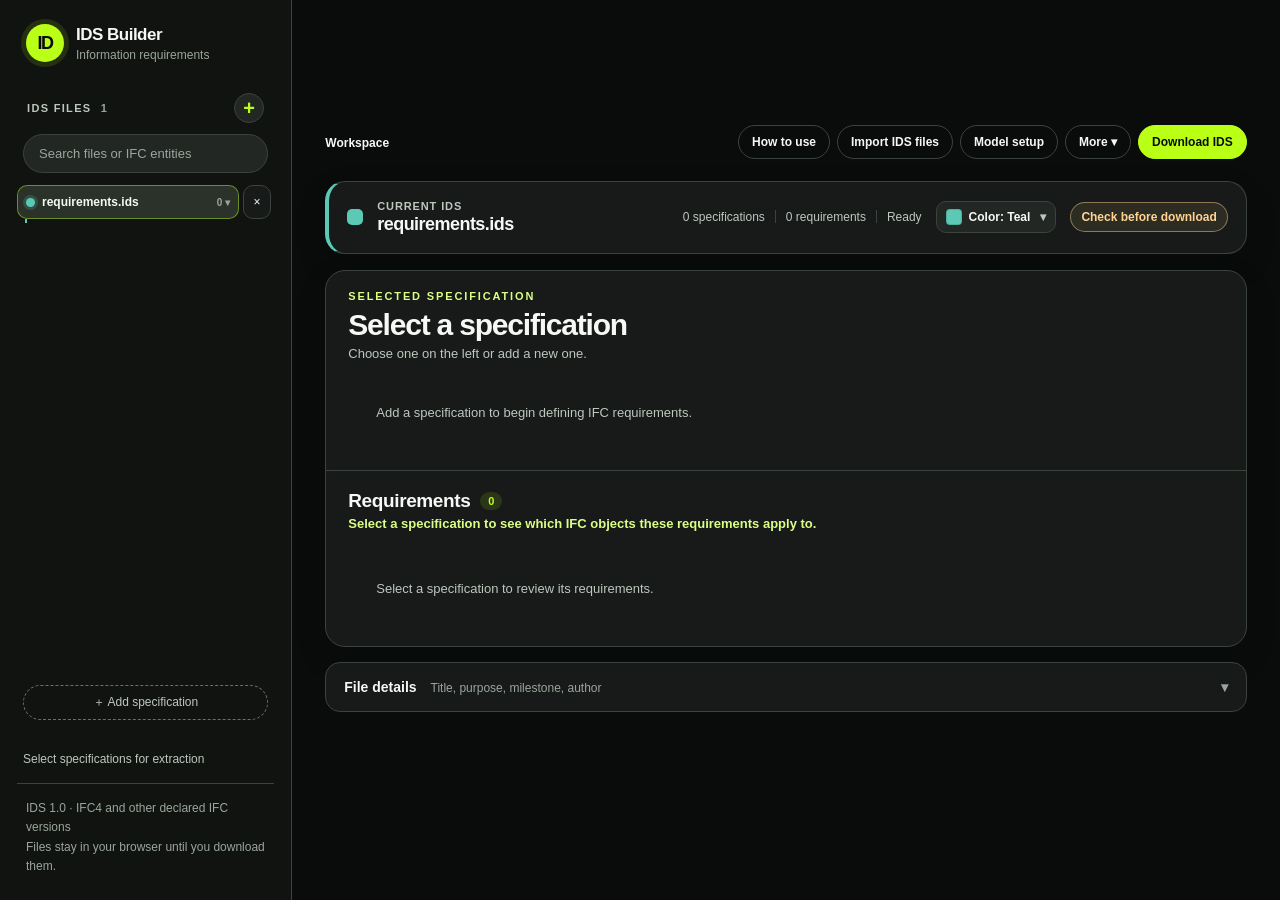
<file: index.html>
<!doctype html>
<html lang="en">
<head>
  <meta charset="utf-8">
  <meta name="viewport" content="width=device-width, initial-scale=1">
  <title>IDS Builder</title>
  <link rel="stylesheet" href="styles.css">
  <link rel="stylesheet" href="ids-theme.css">
  <link rel="stylesheet" href="workflow.css">
  <script src="zip.js" defer></script>
  <script src="app.js" defer></script>
</head>
<body class="builder-page">
  <div class="app-shell">
    <aside class="sidebar">
      <div class="brand"><span class="brand-icon" aria-hidden="true">ID</span><div><strong>IDS Builder</strong><small>Information requirements</small></div></div>
      <div class="sidebar-section">
        <div class="side-heading"><span>IDS files <span id="file-count">0</span></span><button id="new-file" type="button" aria-label="New IDS file" title="New IDS file">+</button></div>
        <input id="spec-search" class="side-search" type="search" placeholder="Search files or IFC entities" aria-label="Search files and specifications">
        <nav id="file-list" class="file-list" aria-label="IDS files and specifications"></nav>
        <button id="add-spec" class="side-add" type="button">＋ Add specification</button>
        <button id="selection-mode" class="side-add" type="button" aria-pressed="false">Select specifications for extraction</button>
        <button id="extract-selected" class="side-add extract-add" type="button" disabled>Extract selected <span id="extract-count">0</span></button>
      </div>
      <div class="side-foot">IDS 1.0 · IFC4 and other declared IFC versions<br>Files stay in your browser until you download them.</div>
    </aside>

    <main class="workspace">
      <header class="topbar">
        <div class="breadcrumb"><strong>Workspace</strong></div>
        <div class="toolbar">
          <a class="button ghost" href="guide.html">How to use</a>
          <button id="import-file" class="button ghost" type="button">Import IDS files</button>
          <button id="jump-setup" class="button ghost" type="button">Model setup</button>
          <details class="more-menu"><summary class="button ghost">More</summary><div class="more-options"><button id="preview-file" type="button">Preview XML</button><button id="export-all" type="button">Download all ZIP</button><button id="clear-all" type="button" disabled>Clear workspace</button></div></details>
          <button id="export-file" class="button primary" type="button">Download IDS</button>
        </div>
      </header>

      <div class="active-file-bar" id="active-file-bar"></div>
      <section class="card specification-card" aria-label="Specification and requirements editor">
        <div class="card-header"><div><div class="eyebrow">SELECTED SPECIFICATION</div><h1 id="selected-heading">Select a specification</h1><p id="selected-subtitle">Choose one on the left or add a new one.</p></div></div>
        <div id="spec-editor" class="spec-editor empty-state">Create a new IDS file or import any IDS 1.0 file.</div>
        <div class="requirements-section"><div class="card-header"><div><h2>Requirements <span id="selected-rule-count" class="count-chip">0</span></h2><p id="requirements-scope">Select a specification to see which IFC objects these requirements apply to.</p></div></div><div id="requirements-content" class="empty-state">Select a specification to review its requirements.</div></div>
      </section>
      <details class="file-details"><summary>File details <span>Title, purpose, milestone, author</span></summary><div class="field-grid" id="info-form">
        <label class="field span-2">Title <input data-info="title" placeholder="e.g. Architecture Handover"></label>
        <label class="field">Version <input data-info="version" placeholder="1.0"></label>
        <label class="field span-3">Description <textarea data-info="description" rows="2" placeholder="Purpose and scope of this IDS"></textarea></label>
        <label class="field">Purpose <input data-info="purpose" list="purpose-options" placeholder="Handover"></label>
        <label class="field">Milestone <input data-info="milestone" list="milestone-options" placeholder="Stage 8"></label>
        <label class="field">Date <input data-info="date" type="date"></label>
        <label class="field">Author email <input data-info="author" type="email" placeholder="name@example.com"></label>
        <label class="field span-2">Copyright <input data-info="copyright" placeholder="Optional"></label>
      </div></details>
    </main>
  </div>

  <input id="file-input" type="file" accept=".ids,.xml,text/xml,application/xml" multiple hidden>
  <datalist id="entity-options"></datalist>
  <datalist id="attribute-options"></datalist>
  <datalist id="pset-options"></datalist>
  <datalist id="property-options"></datalist>
  <datalist id="datatype-options"></datalist>
  <datalist id="predefined-options"><option value="USERDEFINED"></option><option value="NOTDEFINED"></option></datalist>
  <datalist id="classification-options"></datalist>
  <datalist id="max-occurs-options"><option value="unbounded"></option><option value="1"></option><option value="0"></option></datalist>
  <datalist id="purpose-options"><option value="Stage 8 handover"></option><option value="Design coordination"></option><option value="Construction"></option><option value="Operations and maintenance"></option></datalist>
  <datalist id="milestone-options"><option value="Stage 4 / Concept"></option><option value="Stage 5 / Preliminary design"></option><option value="Stage 6 / Detailed design"></option><option value="Stage 7 / Production"></option><option value="Stage 8 / Handover"></option></datalist>
  <dialog id="facet-dialog" class="facet-dialog">
    <form id="facet-form" novalidate>
      <div class="dialog-head"><div><div class="eyebrow">IDS FACET</div><h2 id="dialog-title">Add requirement</h2></div><button id="close-dialog" class="icon-button" type="button" aria-label="Close">×</button></div>
      <div class="dialog-body" id="dialog-fields"></div>
      <div class="dialog-foot"><button id="cancel-dialog" class="button ghost" type="button">Cancel</button><button class="button primary" type="submit">Save requirement</button></div>
    </form>
  </dialog>
  <dialog id="xml-dialog" class="xml-dialog">
    <div class="dialog-head"><div><div class="eyebrow">CURRENT IDS FILE</div><h2>IDS XML preview</h2></div><button id="close-xml" class="icon-button" type="button" aria-label="Close XML preview">×</button></div>
    <p>Review the XML generated for the current file. Download the IDS to save it.</p>
    <textarea id="xml-preview" readonly spellcheck="false" aria-label="IDS XML preview"></textarea>
  </dialog>
  <dialog id="setup-dialog" class="setup-dialog"><div class="drawer-head"><div><div class="eyebrow">OPTIONAL REVIEW</div><h2>Project and model setup</h2><p>Add IDS checks where supported; review other model setup items separately.</p></div><button id="close-setup" class="icon-button" type="button" aria-label="Close model setup">×</button></div><div id="setup-content"></div></dialog>
  <dialog id="checks-dialog" class="checks-dialog"><div class="dialog-head"><div><div class="eyebrow">BEFORE DOWNLOAD</div><h2>Builder checks</h2></div><button id="close-checks" class="icon-button" type="button" aria-label="Close checks">×</button></div><div id="check-results" class="check-results">Checks have not run yet.</div><div class="dialog-foot"><button id="run-checks" class="button ghost small" type="button">Run checks again</button><div><button id="go-to-issue" class="button ghost small" type="button" hidden>Go to issue</button><button id="checks-done" class="button primary small" type="button">Done</button></div></div></dialog>
  <div id="toast" class="toast" role="status" aria-live="polite"></div>
</body>
</html>
</file>
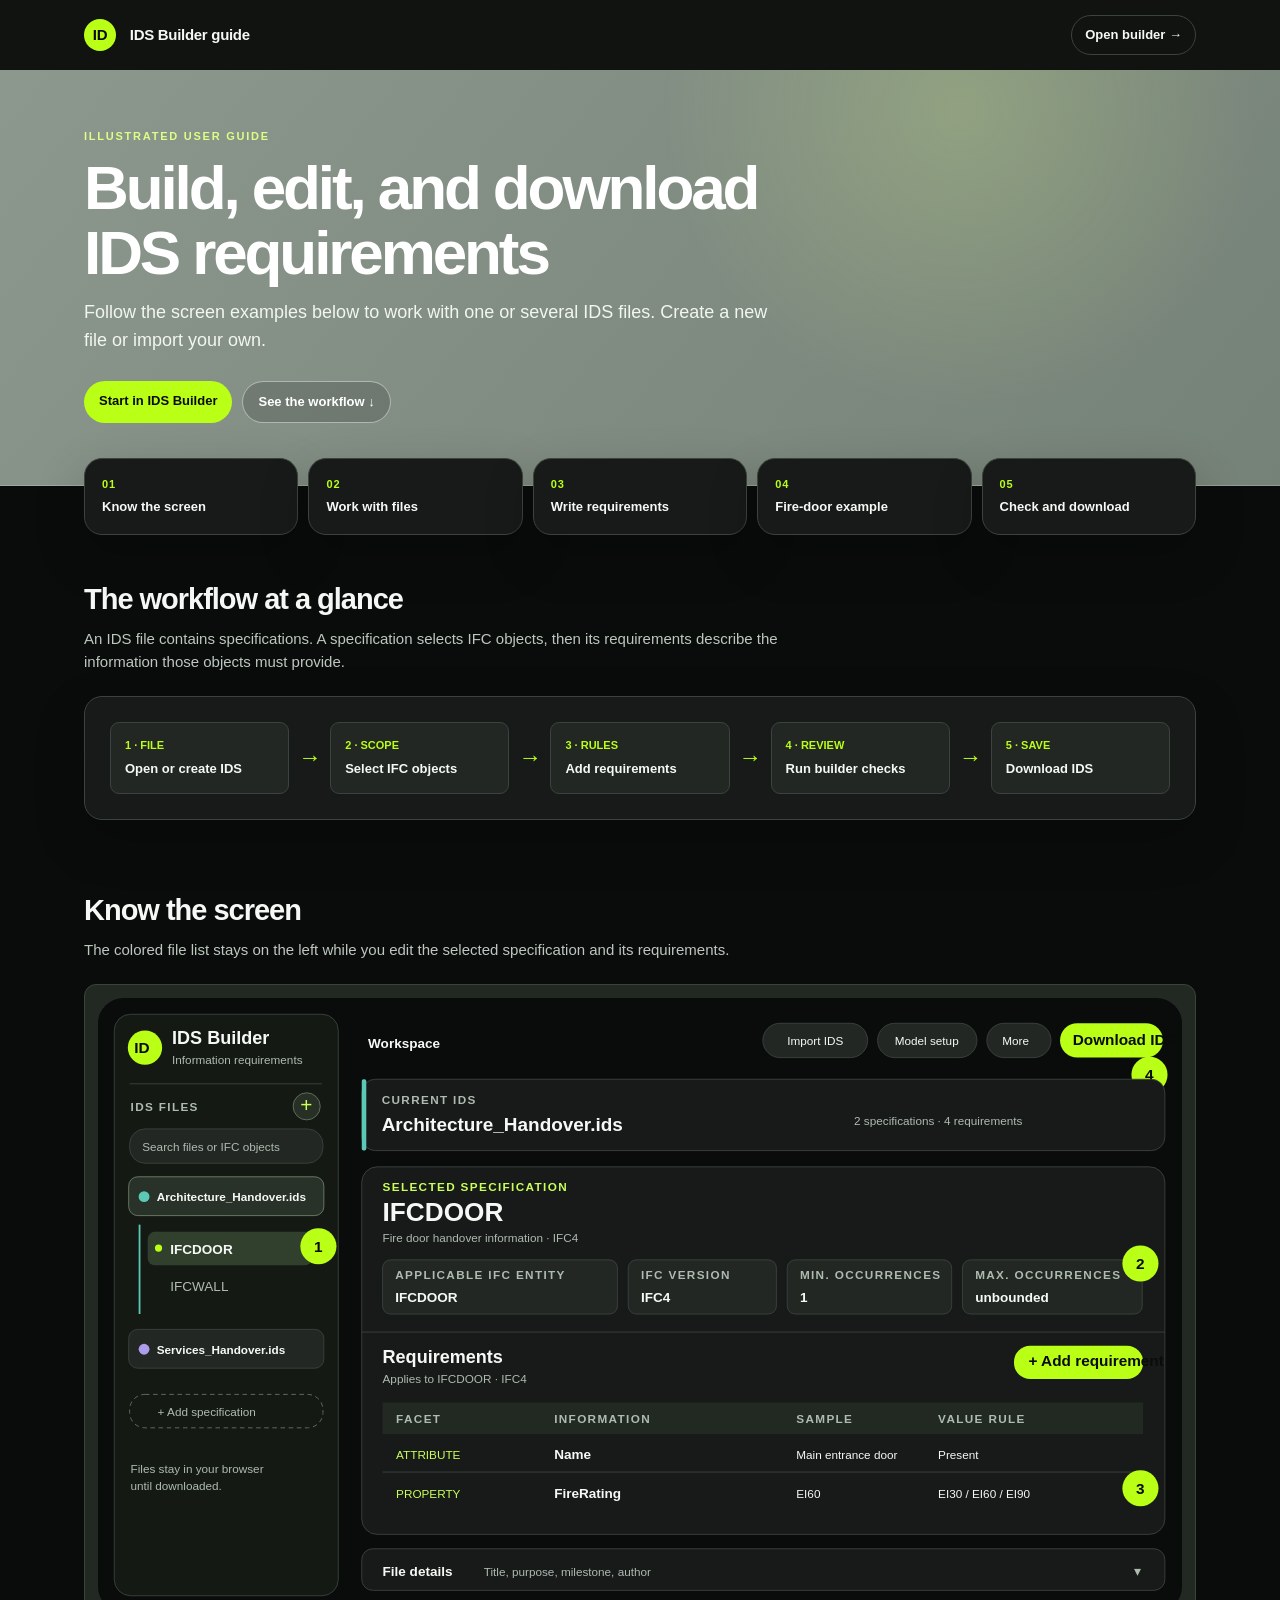
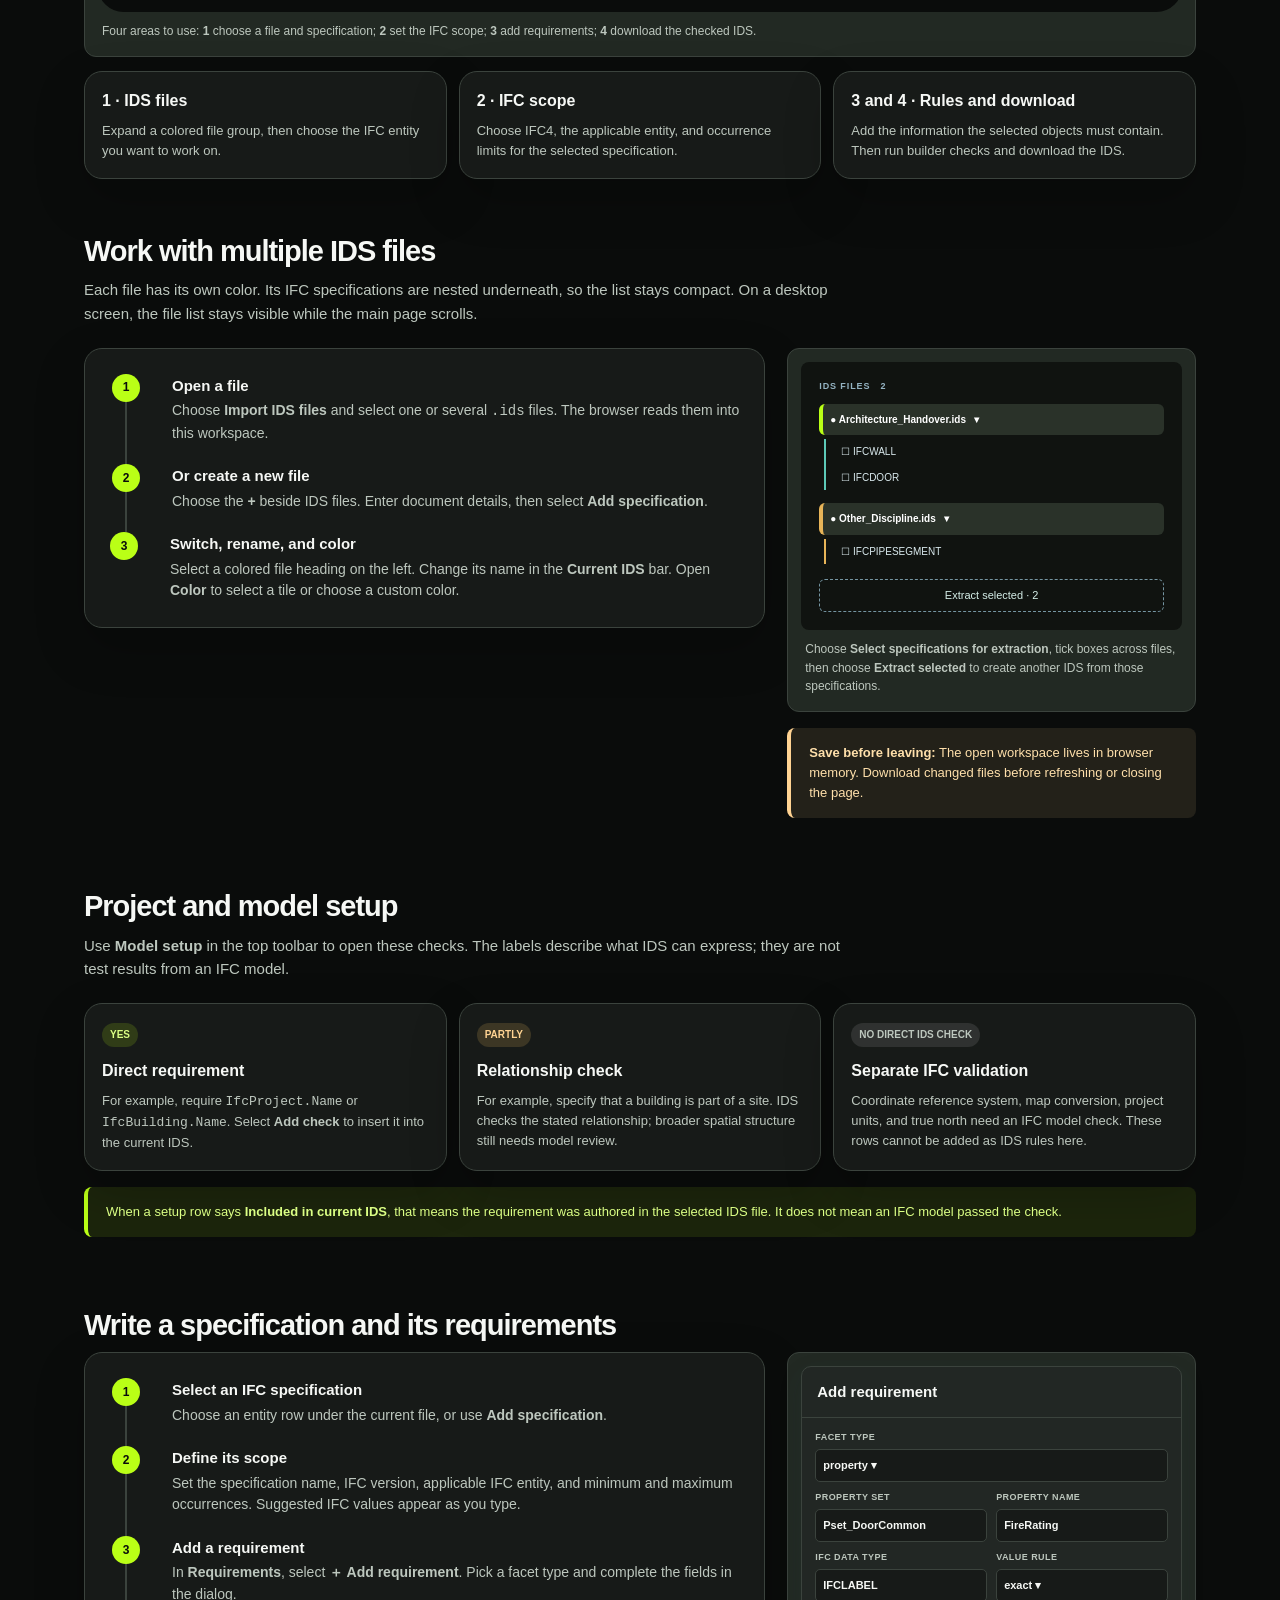
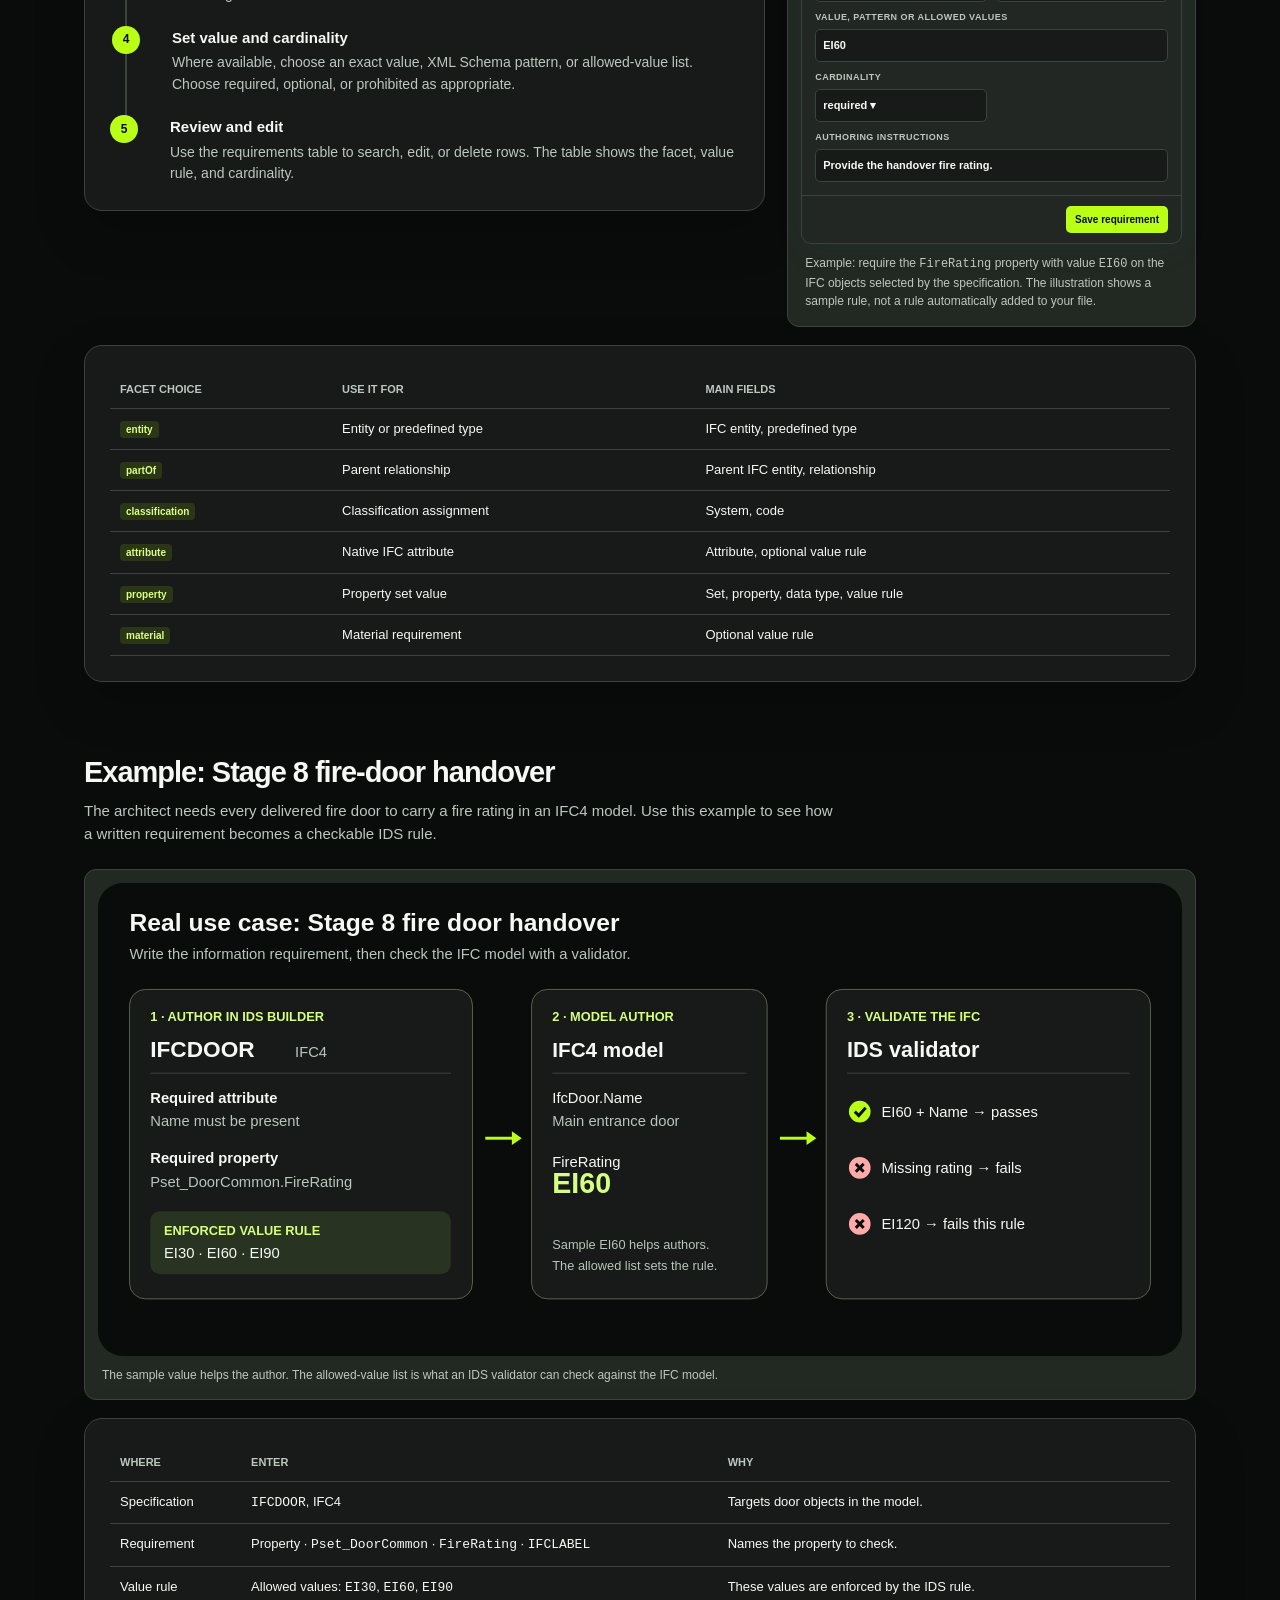
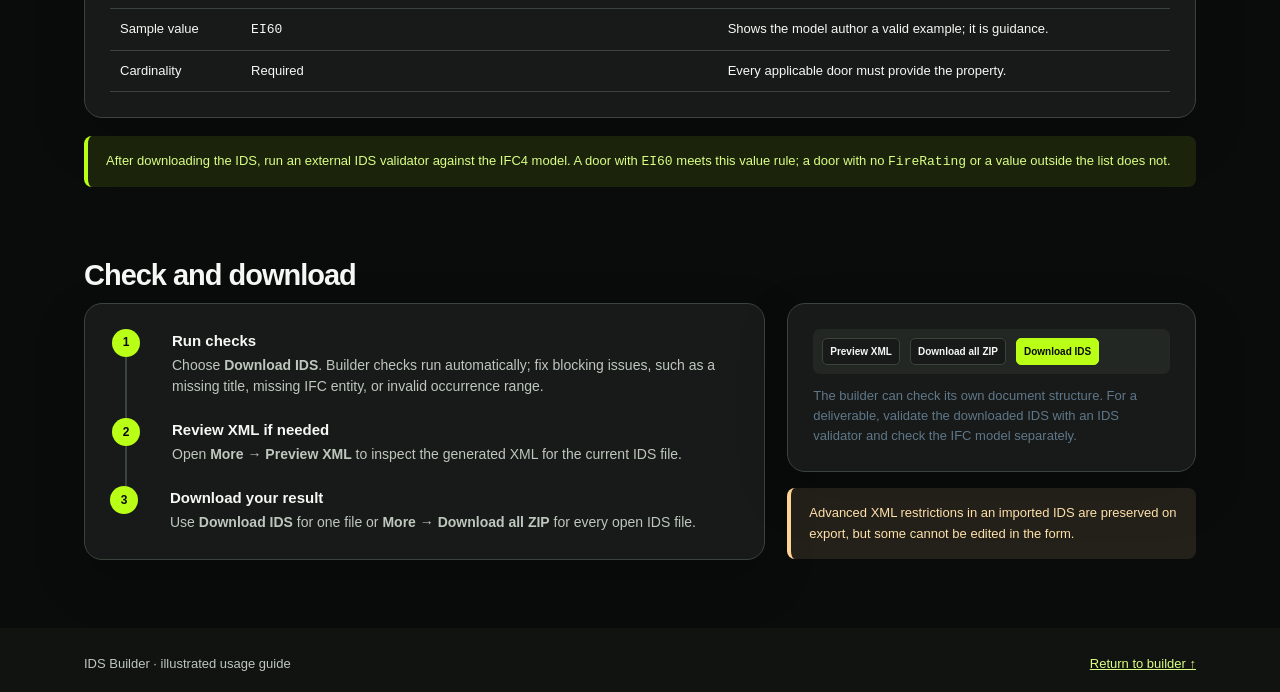
<file: guide.html>
<!doctype html>
<html lang="en">
<head>
  <meta charset="utf-8">
  <meta name="viewport" content="width=device-width, initial-scale=1">
  <title>How to use IDS Builder</title>
  <link rel="stylesheet" href="ids-theme.css">
  <style>
    :root{--navy:#11263a;--navy2:#1b3850;--ink:#183247;--muted:#607789;--line:#d9e5ea;--teal:#147d74;--mint:#e8f6f2;--paper:#fff;--canvas:#f2f6f8;--amber:#986919}
    *{box-sizing:border-box}html{scroll-behavior:smooth}body{margin:0;background:var(--canvas);font:15px/1.55 Inter,"Segoe UI",Arial,sans-serif;color:var(--ink)}a{color:#0d746d}a:focus-visible{outline:3px solid #e7b458;outline-offset:3px}button{font:inherit}.wrap{max-width:1160px;margin:auto;padding:0 24px}.top{background:var(--navy);color:white}.top-inner{display:flex;align-items:center;justify-content:space-between;gap:20px;min-height:70px}.brand{font-weight:800;letter-spacing:-.02em}.brand b{display:inline-grid;place-items:center;background:#2b665e;color:#b8f0e5;width:32px;height:32px;border-radius:9px;margin-right:10px}.top a{color:#e9f9f5;text-decoration:none;border:1px solid #5e8d8c;border-radius:8px;padding:9px 13px;font-size:13px;font-weight:700}.top a:hover{background:#2b5660}.hero{background:linear-gradient(130deg,#173a4b,#155b5a);color:white;padding:58px 0 62px}.eyebrow{font-size:11px;font-weight:900;text-transform:uppercase;letter-spacing:.16em;color:#9be5d6}.hero h1{font-size:clamp(35px,5vw,62px);line-height:1.05;letter-spacing:-.05em;max-width:720px;margin:10px 0 14px}.hero p{font-size:18px;color:#d2e8e8;max-width:690px;margin:0 0 26px}.hero-actions{display:flex;flex-wrap:wrap;gap:10px}.hero-actions a{display:inline-block;background:white;color:#155550;text-decoration:none;border-radius:9px;padding:10px 15px;font-weight:800;font-size:13px}.hero-actions a.secondary{background:transparent;color:white;border:1px solid #7ab5af}.quick{display:grid;grid-template-columns:repeat(5,1fr);gap:10px;margin-top:-28px;position:relative}.quick a{background:white;box-shadow:0 8px 25px #163d4c12;border:1px solid var(--line);border-radius:11px;text-decoration:none;color:var(--ink);padding:17px;font-weight:800;font-size:13px}.quick span{display:block;color:var(--teal);font-size:11px;letter-spacing:.08em;margin-bottom:4px}.quick a:hover{border-color:#4db19f}.section{padding:48px 0 8px}.section h2{font-size:29px;line-height:1.15;letter-spacing:-.035em;margin:0 0 10px}.section-lead{color:var(--muted);max-width:760px;margin:0 0 23px}.card{background:var(--paper);border:1px solid var(--line);border-radius:14px;box-shadow:0 8px 25px #163d4c0a;padding:25px;margin:18px 0}.flow{display:flex;align-items:stretch;gap:9px;overflow-x:auto}.flow-step{flex:1;min-width:145px;background:#f5f9fa;border:1px solid var(--line);padding:14px;border-radius:9px;font-weight:800;font-size:13px}.flow-step b{display:block;color:var(--teal);font-size:11px;margin-bottom:5px}.arrow{align-self:center;color:#78a8a4;font-size:23px;font-weight:900}.two{display:grid;grid-template-columns:1.25fr .75fr;gap:22px;align-items:start}.steps{counter-reset:step;list-style:none;padding:0;margin:0}.steps li{counter-increment:step;position:relative;padding:0 0 20px 45px;border-left:2px solid #d6e9e4;margin-left:15px}.steps li:last-child{border-left:0;padding-bottom:0}.steps li:before{content:counter(step);position:absolute;left:-15px;top:0;display:grid;place-items:center;width:28px;height:28px;background:var(--teal);color:white;border-radius:50%;font-size:12px;font-weight:900}.steps strong{display:block;margin-bottom:3px}.steps p{margin:0;color:var(--muted);font-size:14px}.callout{background:var(--mint);border-left:4px solid var(--teal);padding:15px 18px;border-radius:8px;margin:16px 0;color:#28514e;font-size:13px}.callout.warn{background:#fff6e7;border-left-color:#d69a39;color:#704f22}.figure{margin:0;background:#e8eef2;border:1px solid #d7e3e8;border-radius:12px;padding:13px}.figure figcaption{color:#536e7e;font-size:12px;margin:10px 4px 2px}.mock{background:white;border-radius:9px;overflow:hidden;box-shadow:0 5px 18px #1b41501c}.mock-top{display:flex;gap:7px;align-items:center;flex-wrap:wrap;background:#f8fafb;border-bottom:1px solid #e4ebef;padding:9px}.mock-button{font-size:10px;font-weight:800;color:#31546a;background:white;border:1px solid #d7e2e6;border-radius:5px;padding:5px 7px}.mock-button.hot{background:#147d74;color:white;border-color:#147d74}.mock-body{display:grid;grid-template-columns:38% 62%;min-height:270px}.mock-side{background:#11263a;color:#d9e9ed;padding:12px 9px}.mock-label{font-size:9px;text-transform:uppercase;letter-spacing:.1em;color:#94b3c2;font-weight:900}.mock-file{border-radius:6px;background:#24475b;color:white;font-size:10px;font-weight:800;padding:8px 7px;margin:10px 0 4px;border-left:4px solid #5cc9b7}.mock-file.alt{border-left-color:#e7b458;margin-top:13px}.mock-entity{font-size:10px;padding:5px 7px 5px 15px;border-left:2px solid #5cc9b7;margin-left:5px}.mock-entity.alt{border-color:#e7b458}.mock-main{padding:13px}.mock-box{border:1px solid #dbe5e9;border-radius:7px;margin-bottom:10px;padding:9px}.mock-box b{font-size:11px;display:block}.mock-box small{color:#71899a;font-size:9px}.mock-grid{display:grid;grid-template-columns:1fr 1fr;gap:7px;margin-top:7px}.mock-field{height:22px;border:1px solid #dce7ea;background:#f8fafb;border-radius:4px;color:#758a98;font-size:9px;padding:4px}.n{display:inline-grid;place-items:center;border-radius:50%;background:#ebad45;color:#173044;width:18px;height:18px;font-size:11px;font-weight:900;margin-right:4px}.key{display:grid;grid-template-columns:repeat(2,1fr);gap:9px;margin:12px 0 0}.key div{font-size:12px;color:#536b7a}.guide-grid{display:grid;grid-template-columns:repeat(3,1fr);gap:12px}.mini{border:1px solid var(--line);border-radius:10px;background:white;padding:17px}.mini h3{font-size:16px;margin:0 0 7px}.mini p{font-size:13px;color:var(--muted);margin:0}.mini .pill{display:inline-block;border-radius:20px;padding:4px 8px;font-size:10px;font-weight:900;margin-bottom:12px}.yes{background:#e3f5ed;color:#237a5c}.partly{background:#fff0d4;color:#94671b}.no{background:#edf1f4;color:#5f7684}.dialog{background:#fff;border-radius:10px;border:1px solid #d6e3e7;box-shadow:0 8px 25px #1b41501a;overflow:hidden;max-width:420px;margin:auto}.dialog-title{padding:13px 15px;border-bottom:1px solid var(--line);font-weight:800}.dialog-inner{display:grid;grid-template-columns:1fr 1fr;gap:9px;padding:13px}.dialog-inner label{font-size:9px;text-transform:uppercase;color:#758997;font-weight:800;letter-spacing:.05em}.dialog-inner span{display:block;text-transform:none;letter-spacing:0;font-size:11px;color:#1d4256;font-weight:600;margin-top:4px;border:1px solid #d8e5e8;border-radius:5px;padding:7px;background:#fafcfc}.dialog-inner .wide{grid-column:span 2}.dialog-foot{display:flex;justify-content:flex-end;padding:10px 13px;border-top:1px solid var(--line)}.dialog-foot span{background:var(--teal);color:white;border-radius:5px;padding:6px 9px;font-size:10px;font-weight:800}.sample-table{width:100%;border-collapse:collapse;font-size:13px}.sample-table th,.sample-table td{text-align:left;padding:10px;border-bottom:1px solid #e6edf0;vertical-align:top}.sample-table th{color:#668093;font-size:11px;text-transform:uppercase}.tag{background:#eaf5ef;color:#397c56;padding:3px 6px;border-radius:4px;font-size:10px;font-weight:800}.footer{margin-top:45px;background:#11263a;color:#bdd3da;padding:26px 0;font-size:13px}.footer .wrap{display:flex;justify-content:space-between;gap:20px}.footer a{color:#adede0}.sr-only{position:absolute;width:1px;height:1px;padding:0;margin:-1px;overflow:hidden;clip:rect(0,0,0,0);white-space:nowrap;border:0}
    @media(max-width:800px){.quick{grid-template-columns:repeat(2,1fr)}.two{grid-template-columns:1fr}.guide-grid{grid-template-columns:1fr}.flow{flex-wrap:wrap}.arrow{display:none}.flow-step{min-width:calc(50% - 5px)}}
    @media(max-width:530px){.wrap{padding:0 16px}.top-inner{min-height:60px}.hero{padding:42px 0 55px}.quick{grid-template-columns:1fr 1fr}.quick a{padding:11px}.card{padding:16px}.mock-body{grid-template-columns:43% 57%}.key{grid-template-columns:1fr}.sample-table{font-size:11px}}
  </style>
</head>
<body class="guide-page">
  <header class="top"><div class="wrap top-inner"><div class="brand"><b>ID</b> IDS Builder guide</div><a href="index.html">Open builder →</a></div></header>
  <div class="hero"><div class="wrap"><div class="eyebrow">Illustrated user guide</div><h1>Build, edit, and download IDS requirements</h1><p>Follow the screen examples below to work with one or several IDS files. Create a new file or import your own.</p><div class="hero-actions"><a href="index.html">Start in IDS Builder</a><a href="#workflow" class="secondary">See the workflow ↓</a></div></div></div>
  <main class="wrap">
    <nav class="quick" aria-label="Guide sections"><a href="#screen"><span>01</span>Know the screen</a><a href="#files"><span>02</span>Work with files</a><a href="#requirements"><span>03</span>Write requirements</a><a href="#use-case"><span>04</span>Fire-door example</a><a href="#finish"><span>05</span>Check and download</a></nav>

    <section class="section" id="workflow"><h2>The workflow at a glance</h2><p class="section-lead">An IDS file contains specifications. A specification selects IFC objects, then its requirements describe the information those objects must provide.</p><div class="card"><div class="flow" role="img" aria-label="Workflow: open or create IDS, select a specification, add requirements, run checks, download IDS"><div class="flow-step"><b>1 · FILE</b>Open or create IDS</div><div class="arrow">→</div><div class="flow-step"><b>2 · SCOPE</b>Select IFC objects</div><div class="arrow">→</div><div class="flow-step"><b>3 · RULES</b>Add requirements</div><div class="arrow">→</div><div class="flow-step"><b>4 · REVIEW</b>Run builder checks</div><div class="arrow">→</div><div class="flow-step"><b>5 · SAVE</b>Download IDS</div></div></div></section>

    <section class="section" id="screen">
      <h2>Know the screen</h2>
      <p class="section-lead">The colored file list stays on the left while you edit the selected specification and its requirements.</p>
      <figure class="figure">
        <img src="docs/builder-layout.svg" alt="Annotated IDS Builder screen showing the file list, file actions, specification scope, and requirements" style="display:block;width:100%;height:auto;border-radius:9px">
        <figcaption>Four areas to use: <b>1</b> choose a file and specification; <b>2</b> set the IFC scope; <b>3</b> add requirements; <b>4</b> download the checked IDS.</figcaption>
      </figure>
      <div class="guide-grid" style="margin-top:14px">
        <div class="mini"><h3>1 · IDS files</h3><p>Expand a colored file group, then choose the IFC entity you want to work on.</p></div>
        <div class="mini"><h3>2 · IFC scope</h3><p>Choose IFC4, the applicable entity, and occurrence limits for the selected specification.</p></div>
        <div class="mini"><h3>3 and 4 · Rules and download</h3><p>Add the information the selected objects must contain. Then run builder checks and download the IDS.</p></div>
      </div>
    </section>
    <section class="section" id="files"><h2>Work with multiple IDS files</h2><p class="section-lead">Each file has its own color. Its IFC specifications are nested underneath, so the list stays compact. On a desktop screen, the file list stays visible while the main page scrolls.</p><div class="two"><div class="card" style="margin:0"><ol class="steps"><li><strong>Open a file</strong><p>Choose <b>Import IDS files</b> and select one or several <code>.ids</code> files. The browser reads them into this workspace.</p></li><li><strong>Or create a new file</strong><p>Choose the <b>+</b> beside IDS files. Enter document details, then select <b>Add specification</b>.</p></li><li><strong>Switch, rename, and color</strong><p>Select a colored file heading on the left. Change its name in the <b>Current IDS</b> bar. Open <b>Color</b> to select a tile or choose a custom color.</p></li></ol></div><div><figure class="figure"><div class="mock-side" style="border-radius:8px;padding:18px"><div class="mock-label">IDS FILES &nbsp; 2</div><div class="mock-file">● Architecture_Handover.ids &nbsp; ▾</div><div class="mock-entity">☐ IFCWALL</div><div class="mock-entity">☐ IFCDOOR</div><div class="mock-file alt">● Other_Discipline.ids &nbsp; ▾</div><div class="mock-entity alt">☐ IFCPIPESEGMENT</div><div style="border:1px dashed #7595a2;border-radius:6px;padding:7px;margin-top:15px;color:#d5eee8;font-size:11px;text-align:center">Extract selected · 2</div></div><figcaption>Choose <b>Select specifications for extraction</b>, tick boxes across files, then choose <b>Extract selected</b> to create another IDS from those specifications.</figcaption></figure><div class="callout warn"><b>Save before leaving:</b> The open workspace lives in browser memory. Download changed files before refreshing or closing the page.</div></div></div></section>

    <section class="section" id="setup"><h2>Project and model setup</h2><p class="section-lead">Use <b>Model setup</b> in the top toolbar to open these checks. The labels describe what IDS can express; they are not test results from an IFC model.</p><div class="guide-grid"><div class="mini"><span class="pill yes">YES</span><h3>Direct requirement</h3><p>For example, require <code>IfcProject.Name</code> or <code>IfcBuilding.Name</code>. Select <b>Add check</b> to insert it into the current IDS.</p></div><div class="mini"><span class="pill partly">PARTLY</span><h3>Relationship check</h3><p>For example, specify that a building is part of a site. IDS checks the stated relationship; broader spatial structure still needs model review.</p></div><div class="mini"><span class="pill no">NO DIRECT IDS CHECK</span><h3>Separate IFC validation</h3><p>Coordinate reference system, map conversion, project units, and true north need an IFC model check. These rows cannot be added as IDS rules here.</p></div></div><div class="callout">When a setup row says <b>Included in current IDS</b>, that means the requirement was authored in the selected IDS file. It does not mean an IFC model passed the check.</div></section>

    <section class="section" id="requirements"><h2>Write a specification and its requirements</h2><div class="two"><div class="card" style="margin:0"><ol class="steps"><li><strong>Select an IFC specification</strong><p>Choose an entity row under the current file, or use <b>Add specification</b>.</p></li><li><strong>Define its scope</strong><p>Set the specification name, IFC version, applicable IFC entity, and minimum and maximum occurrences. Suggested IFC values appear as you type.</p></li><li><strong>Add a requirement</strong><p>In <b>Requirements</b>, select <b>＋ Add requirement</b>. Pick a facet type and complete the fields in the dialog.</p></li><li><strong>Set value and cardinality</strong><p>Where available, choose an exact value, XML Schema pattern, or allowed-value list. Choose required, optional, or prohibited as appropriate.</p></li><li><strong>Review and edit</strong><p>Use the requirements table to search, edit, or delete rows. The table shows the facet, value rule, and cardinality.</p></li></ol></div><figure class="figure"><div class="dialog"><div class="dialog-title">Add requirement</div><div class="dialog-inner"><label class="wide">Facet type<span>property ▾</span></label><label>Property set<span>Pset_DoorCommon</span></label><label>Property name<span>FireRating</span></label><label>IFC data type<span>IFCLABEL</span></label><label>Value rule<span>exact ▾</span></label><label class="wide">Value, pattern or allowed values<span>EI60</span></label><label>Cardinality<span>required ▾</span></label><label class="wide">Authoring instructions<span>Provide the handover fire rating.</span></label></div><div class="dialog-foot"><span>Save requirement</span></div></div><figcaption>Example: require the <code>FireRating</code> property with value <code>EI60</code> on the IFC objects selected by the specification. The illustration shows a sample rule, not a rule automatically added to your file.</figcaption></figure></div><div class="card"><table class="sample-table"><thead><tr><th>Facet choice</th><th>Use it for</th><th>Main fields</th></tr></thead><tbody><tr><td><span class="tag">entity</span></td><td>Entity or predefined type</td><td>IFC entity, predefined type</td></tr><tr><td><span class="tag">partOf</span></td><td>Parent relationship</td><td>Parent IFC entity, relationship</td></tr><tr><td><span class="tag">classification</span></td><td>Classification assignment</td><td>System, code</td></tr><tr><td><span class="tag">attribute</span></td><td>Native IFC attribute</td><td>Attribute, optional value rule</td></tr><tr><td><span class="tag">property</span></td><td>Property set value</td><td>Set, property, data type, value rule</td></tr><tr><td><span class="tag">material</span></td><td>Material requirement</td><td>Optional value rule</td></tr></tbody></table></div></section>

    <section class="section" id="use-case">
      <h2>Example: Stage 8 fire-door handover</h2>
      <p class="section-lead">The architect needs every delivered fire door to carry a fire rating in an IFC4 model. Use this example to see how a written requirement becomes a checkable IDS rule.</p>
      <figure class="figure">
        <img src="docs/fire-door-example.svg" alt="Fire-door handover example showing an IDS requirement, an IFC model value, and a separate validation result" style="display:block;width:100%;height:auto;border-radius:9px">
        <figcaption>The sample value helps the author. The allowed-value list is what an IDS validator can check against the IFC model.</figcaption>
      </figure>
      <div class="card">
        <table class="sample-table">
          <thead><tr><th>Where</th><th>Enter</th><th>Why</th></tr></thead>
          <tbody>
            <tr><td>Specification</td><td><code>IFCDOOR</code>, IFC4</td><td>Targets door objects in the model.</td></tr>
            <tr><td>Requirement</td><td>Property · <code>Pset_DoorCommon</code> · <code>FireRating</code> · <code>IFCLABEL</code></td><td>Names the property to check.</td></tr>
            <tr><td>Value rule</td><td>Allowed values: <code>EI30</code>, <code>EI60</code>, <code>EI90</code></td><td>These values are enforced by the IDS rule.</td></tr>
            <tr><td>Sample value</td><td><code>EI60</code></td><td>Shows the model author a valid example; it is guidance.</td></tr>
            <tr><td>Cardinality</td><td>Required</td><td>Every applicable door must provide the property.</td></tr>
          </tbody>
        </table>
      </div>
      <div class="callout">After downloading the IDS, run an external IDS validator against the IFC4 model. A door with <code>EI60</code> meets this value rule; a door with no <code>FireRating</code> or a value outside the list does not.</div>
    </section>
    <section class="section" id="finish"><h2>Check and download</h2><div class="two"><div class="card" style="margin:0"><ol class="steps"><li><strong>Run checks</strong><p>Choose <b>Download IDS</b>. Builder checks run automatically; fix blocking issues, such as a missing title, missing IFC entity, or invalid occurrence range.</p></li><li><strong>Review XML if needed</strong><p>Open <b>More → Preview XML</b> to inspect the generated XML for the current IDS file.</p></li><li><strong>Download your result</strong><p>Use <b>Download IDS</b> for one file or <b>More → Download all ZIP</b> for every open IDS file.</p></li></ol></div><div><div class="card" style="margin:0"><div class="mock-top" style="border:0;border-radius:7px;gap:10px"><span class="mock-button">Preview XML</span><span class="mock-button">Download all ZIP</span><span class="mock-button hot">Download IDS</span></div><p style="font-size:13px;color:var(--muted);margin:12px 0 0">The builder can check its own document structure. For a deliverable, validate the downloaded IDS with an IDS validator and check the IFC model separately.</p></div><div class="callout warn">Advanced XML restrictions in an imported IDS are preserved on export, but some cannot be edited in the form.</div></div></div></section>
  </main>
  <footer class="footer"><div class="wrap"><span>IDS Builder · illustrated usage guide</span><a href="index.html">Return to builder ↑</a></div></footer>
</body>
</html>
</file>
<file: styles.css>
:root{--navy:#11263a;--navy2:#1b3850;--ink:#182d40;--muted:#6a7b8d;--line:#dfe7ed;--canvas:#f4f7f9;--teal:#147d74;--teal2:#e6f5f1;--white:#fff;--shadow:0 8px 26px rgba(20,46,67,.045)}
*{box-sizing:border-box}html{font-family:Inter,"Segoe UI",Arial,sans-serif;color:var(--ink)}body{margin:0;background:var(--canvas);font-size:14px}button,input,textarea,select{font:inherit}button{cursor:pointer}button:disabled{opacity:.5;cursor:not-allowed}.app-shell{min-height:100vh;display:grid;grid-template-columns:272px minmax(0,1fr)}.sidebar{background:var(--navy);color:#e6f1f5;padding:25px 17px;display:flex;flex-direction:column;min-height:100vh}.brand{display:flex;align-items:center;gap:12px;padding:0 9px 29px}.brand-icon{height:38px;width:38px;border-radius:11px;background:#2d655f;color:#fff;display:grid;place-items:center;font-weight:900;font-size:20px;letter-spacing:-.08em}.brand-icon span{color:#8ce0d1}.brand strong{display:block;font-size:15px}.brand small{display:block;color:#9bb4c5;font-size:11px;margin-top:3px}.sidebar-section{min-height:0;display:flex;flex-direction:column;flex:1}.side-heading{display:flex;justify-content:space-between;color:#a8bfcd;text-transform:uppercase;letter-spacing:.12em;font-size:10px;font-weight:800;padding:0 10px 11px}.side-heading span:last-child{color:#77d4c1}.side-search{border:1px solid #3b5870;background:#19354c;color:#fff;border-radius:9px;outline:none;padding:10px 11px;margin:0 6px 12px;width:calc(100% - 12px)}.side-search::placeholder{color:#91aabc}.side-search:focus{border-color:#77d4c1}.spec-list{overflow:auto;max-height:calc(100vh - 260px);padding-right:3px}.spec-item{display:block;width:100%;background:none;border:0;color:#c6d8e2;text-align:left;border-radius:9px;padding:10px 11px;margin:1px 0}.spec-item:hover{background:#223f56}.spec-item.active{background:#2c4b62;box-shadow:inset 3px 0 #69d3be;color:#fff}.spec-item strong{display:block;font-size:12px;white-space:nowrap;overflow:hidden;text-overflow:ellipsis}.spec-item small{display:block;color:#90aebe;margin-top:4px;font-size:11px}.side-add{background:none;border:1px dashed #557287;color:#bde4d9;border-radius:8px;margin:13px 6px;padding:10px}.side-add:hover{background:#22455a}.side-foot{border-top:1px solid #334d61;padding:15px 9px 0;color:#92a9b8;line-height:1.6;font-size:11px}.workspace{padding:0 clamp(20px,3vw,50px) 52px;min-width:0;max-width:1600px;width:100%;margin:auto}.topbar{min-height:75px;display:flex;align-items:center;justify-content:space-between;gap:20px;border-bottom:1px solid #e4ebef}.breadcrumb{color:#8795a3;font-size:12px}.breadcrumb span{padding:0 8px}.breadcrumb strong{color:#36546a}.toolbar{display:flex;gap:8px;flex-wrap:wrap;justify-content:flex-end}.button{border-radius:8px;border:1px solid #d5e0e7;background:#fff;color:#28435a;padding:9px 13px;font-weight:700;font-size:12px;white-space:nowrap}.button:hover{border-color:#8fb8ba;background:#f8fcfb}.button.primary{background:var(--teal);border-color:var(--teal);color:#fff}.button.primary:hover{background:#0f665f}.button.small{padding:7px 11px}.button.danger{color:#a84444;border-color:#e8caca}.page-head{display:flex;justify-content:space-between;align-items:flex-start;gap:24px;padding:29px 0 21px}.eyebrow{text-transform:uppercase;color:var(--teal);font-size:10px;letter-spacing:.15em;font-weight:800;margin-bottom:6px}.page-head h1{font-size:clamp(27px,3vw,38px);letter-spacing:-.04em;line-height:1.1;margin:0 0 9px}.page-head p{color:var(--muted);margin:0}.file-badge{display:flex;align-items:center;gap:8px;background:#eaf6f2;border:1px solid #cee9e0;color:#237b70;border-radius:99px;padding:7px 11px;font-size:11px;font-weight:800;white-space:nowrap}.dot{height:7px;width:7px;background:#28a98f;border-radius:50%}.metrics{display:grid;grid-template-columns:repeat(4,minmax(0,1fr));gap:11px;margin-bottom:18px}.metric{border:1px solid var(--line);background:#fff;border-radius:11px;padding:15px 17px;box-shadow:var(--shadow)}.metric span{font-size:22px;font-weight:800;letter-spacing:-.04em;display:block}.metric small{display:block;color:#77899a;text-transform:uppercase;letter-spacing:.09em;font-size:10px;font-weight:800;margin-top:5px}.card{background:#fff;border:1px solid var(--line);border-radius:13px;box-shadow:var(--shadow);margin-bottom:18px;overflow:hidden}.card-header{padding:19px 22px;border-bottom:1px solid var(--line);display:flex;align-items:center;justify-content:space-between;gap:20px}.card-header h2{margin:0;font-size:17px;letter-spacing:-.02em}.card-header p{margin:4px 0 0;color:var(--muted);font-size:12px}.section-index{color:#b5c6cf;font-size:13px;font-weight:800}.field-grid{padding:20px 22px;display:grid;grid-template-columns:repeat(3,minmax(0,1fr));gap:15px 17px}.field{display:block;min-width:0;color:#738495;text-transform:uppercase;letter-spacing:.08em;font-size:10px;font-weight:800}.field.span-2{grid-column:span 2}.field.span-3{grid-column:span 3}.field input,.field textarea,.field select,.inline-field{width:100%;display:block;margin-top:6px;border:1px solid #dce5ea;border-radius:8px;background:#fbfcfd;padding:10px 11px;color:#20384b;outline:none;text-transform:none;letter-spacing:normal;font-size:13px;font-weight:500}.field textarea{resize:vertical}.field input:focus,.field textarea:focus,.field select:focus,.inline-field:focus{border-color:#46a69b;box-shadow:0 0 0 3px rgba(33,153,139,.11)}.spec-editor{padding:20px 22px}.empty-state{padding:25px;color:#8999a7;font-size:13px}.spec-fields{display:grid;grid-template-columns:repeat(3,minmax(0,1fr));gap:14px 17px}.spec-actions{display:flex;justify-content:space-between;align-items:center;margin-top:20px;border-top:1px solid #e8eef1;padding-top:18px}.scope-note{font-size:12px;color:#728596}.scope-note strong{color:#2a5266}.count-chip{display:inline-block;font-size:11px;background:#e9f4f1;color:#147d74;padding:3px 8px;border-radius:99px;vertical-align:2px;margin-left:5px}.requirements-tools{display:flex;justify-content:space-between;gap:12px;align-items:center;padding:15px 20px}.requirements-tools input{max-width:360px;width:100%;border:1px solid #dce5ea;border-radius:8px;padding:9px 11px;outline:none}.requirements-tools input:focus{border-color:#46a69b}.table-scroll{overflow:auto;max-height:580px}table{width:100%;border-collapse:collapse;text-align:left}th{position:sticky;top:0;z-index:1;background:#f8fafb;color:#7d8c9b;font-size:10px;letter-spacing:.1em;text-transform:uppercase;padding:12px 17px;border-top:1px solid #e9eff2;border-bottom:1px solid #e6edf1}td{padding:12px 17px;border-bottom:1px solid #edf1f4;vertical-align:top;font-size:12px}tr:hover td{background:#fafdfc}.facet-kind{display:inline-block;background:#eaf4f8;color:#316789;border-radius:5px;padding:4px 7px;font-size:10px;font-weight:800;text-transform:uppercase}.facet-kind.property{background:#ecf6ef;color:#407b55}.facet-kind.attribute{background:#edf2fb;color:#546bb0}.facet-name{font-weight:800;color:#1f4055}.facet-meta{color:#768b9b;font-family:Consolas,monospace;font-size:11px;margin-top:3px}.value-text{font-family:Consolas,monospace;font-size:11px;color:#405c6f;overflow-wrap:anywhere}.text-muted{color:#91a1ad}.row-actions{white-space:nowrap;text-align:right}.row-actions button{border:0;background:none;color:#246b75;font-size:12px;font-weight:700;padding:3px 5px}.row-actions button:last-child{color:#a25858}.check-results{padding:16px 22px;color:#6c8090;font-size:12px}.check-results ul{padding-left:19px;margin:7px 0}.check-results li{margin:5px 0}.check-good{color:#187a69;font-weight:700}.check-warn{color:#9b651f;font-weight:700}.check-error{color:#b04444;font-weight:700}.facet-dialog{width:min(630px,calc(100vw - 28px));max-height:calc(100vh - 28px);border:1px solid #d9e6eb;border-radius:15px;padding:0;box-shadow:0 22px 70px rgba(4,29,48,.22);color:var(--ink)}.facet-dialog::backdrop{background:rgba(10,30,45,.5)}.dialog-head,.dialog-foot{padding:18px 22px;display:flex;align-items:center;justify-content:space-between;gap:15px;border-bottom:1px solid var(--line)}.dialog-head h2{margin:0;font-size:20px}.dialog-foot{border-top:1px solid var(--line);border-bottom:0;justify-content:flex-end}.dialog-body{padding:20px 22px;display:grid;grid-template-columns:repeat(2,minmax(0,1fr));gap:15px;overflow:auto;max-height:calc(100vh - 180px)}.dialog-body .span-2{grid-column:span 2}.dialog-hint{font-size:11px;color:#82929f;line-height:1.5;margin:4px 0 0}.icon-button{border:0;background:#f1f5f7;border-radius:8px;width:31px;height:31px;font-size:20px;color:#69808e}.toast{position:fixed;bottom:22px;right:22px;background:#1a4e4c;color:white;border-radius:9px;padding:10px 15px;box-shadow:0 10px 25px #143f3a38;font-size:12px;opacity:0;transform:translateY(8px);transition:.2s;pointer-events:none}.toast.show{opacity:1;transform:translateY(0)}
@media(max-width:1050px){.app-shell{grid-template-columns:230px minmax(0,1fr)}.topbar{align-items:flex-start;flex-direction:column;padding:16px 0}.toolbar{justify-content:flex-start}.field-grid,.spec-fields{grid-template-columns:repeat(2,minmax(0,1fr))}.field.span-3{grid-column:span 2}}
@media(max-width:720px){.app-shell{display:block}.sidebar{min-height:auto;padding:14px}.brand{padding-bottom:13px}.sidebar-section{display:block}.spec-list{max-height:150px}.side-foot{display:none}.workspace{padding:0 14px 30px}.page-head{display:block}.file-badge{display:inline-flex;margin-top:16px}.metrics{grid-template-columns:repeat(2,minmax(0,1fr))}.field-grid,.spec-fields{grid-template-columns:1fr}.field.span-2,.field.span-3{grid-column:auto}.requirements-tools{flex-wrap:wrap}.dialog-body{grid-template-columns:1fr}.dialog-body .span-2{grid-column:auto}.card-header,.field-grid,.spec-editor{padding-left:16px;padding-right:16px}}
.file-list{overflow:auto;max-height:calc(100vh - 310px);padding-right:3px}.file-group{margin:0 0 13px}.file-group-head{display:flex;align-items:center;gap:7px;width:100%;min-width:0;border:0;border-radius:8px;background:#19364c;color:#e4f2f3;text-align:left;padding:9px 8px;font-weight:800;font-size:11px}.file-group-head.active{background:#2a5065}.file-group-head:hover{background:#31556b}.file-swatch{display:inline-block;width:9px;height:9px;flex:none;border-radius:50%;background:var(--file-color,#63d1bf);box-shadow:0 0 0 3px color-mix(in srgb,var(--file-color,#63d1bf) 20%,transparent)}.file-group-head .file-name{min-width:0;overflow:hidden;text-overflow:ellipsis;white-space:nowrap;flex:1}.file-group-head .file-meta{font-size:10px;color:#9db6c2;white-space:nowrap}.file-specs{padding:4px 0 0 4px;border-left:2px solid var(--file-color,#63d1bf);margin-left:8px}.spec-row{display:flex;align-items:center;min-width:0;border-radius:7px;margin:1px 0 1px 4px}.spec-row.active{background:#2c4b62}.spec-row:hover{background:#224154}.spec-pick{appearance:none;width:14px;height:14px;flex:none;margin:0 0 0 8px;border:1px solid #7198a9;border-radius:4px;background:#143247;cursor:pointer}.spec-pick:checked{background:var(--file-color,#63d1bf);border-color:var(--file-color,#63d1bf)}.spec-pick:checked::after{content:"✓";display:block;color:#102a38;font-size:11px;font-weight:900;line-height:12px;text-align:center}.spec-link{display:block;flex:1;min-width:0;text-align:left;background:none;border:0;color:#c9dce3;padding:7px 8px;font-size:11px;font-weight:750;white-space:nowrap;overflow:hidden;text-overflow:ellipsis}.spec-row.active .spec-link{color:#fff}.side-add{font-size:11px;padding:8px;margin-top:7px}.extract-add{color:#fff;border-style:solid;border-color:#487b83;background:#244a55}.extract-add:disabled{opacity:.45}.active-file-bar{display:flex;align-items:center;gap:11px;background:#fff;border:1px solid var(--line);border-left:4px solid var(--file-color,#67c9b3);border-radius:10px;padding:10px 14px;margin:-4px 0 18px;box-shadow:var(--shadow)}.active-file-bar label{font-size:10px;font-weight:800;letter-spacing:.07em;color:#788e99;text-transform:uppercase}.active-file-bar input{min-width:210px;flex:1;border:0;outline:0;font-size:12px;font-weight:800;color:#254255;padding:6px}.active-file-bar select{border:1px solid #dbe5e8;background:#fbfdfd;border-radius:7px;padding:6px 7px;color:#345465;font-size:11px}.active-file-bar small{color:#91a1aa;white-space:nowrap}.setup-intro{padding:15px 20px;color:#6c8090;font-size:12px;border-bottom:1px solid var(--line)}.setup-grid{display:grid;grid-template-columns:repeat(2,minmax(0,1fr));gap:10px;padding:16px 20px}.setup-item{display:flex;gap:12px;align-items:flex-start;background:#fbfcfd;border:1px solid #e5edf0;border-radius:9px;padding:12px;min-width:0}.setup-item-main{min-width:0;flex:1}.setup-item h3{font-size:12px;margin:0 0 4px}.setup-item p{font-size:11px;line-height:1.45;color:#718592;margin:0}.setup-item code{font:10px Consolas,monospace;color:#486a7c;overflow-wrap:anywhere}.setup-item button{border:1px solid #c9e1df;background:#edf8f5;color:#1b756f;border-radius:6px;padding:5px 7px;font-size:10px;font-weight:800;white-space:nowrap}.setup-item button:hover{background:#dcf1eb}.setup-status{font-size:9px;font-weight:900;text-transform:uppercase;letter-spacing:.05em;border-radius:99px;padding:5px 7px;white-space:nowrap}.setup-status.yes{background:#e4f5ee;color:#237a5c}.setup-status.partly{background:#fff2d9;color:#986919}.setup-status.no{background:#edf1f4;color:#6b7f8a}.setup-state{font-size:10px;font-weight:800;color:#2a7e6d;margin-top:5px}.setup-state.missing{color:#a16f28}.file-badge{max-width:340px;overflow:hidden;text-overflow:ellipsis}.file-badge span:last-child{overflow:hidden;text-overflow:ellipsis}.file-swatch-large{width:16px;height:16px;border-radius:5px;background:var(--file-color,#63d1bf);flex:none}.field input[list]{padding-right:28px}.file-group.collapsed .file-specs{display:none}
.side-setup{display:flex;align-items:center;gap:8px;background:#214456;color:#d5eee8;border:1px solid #3e6d73;border-radius:8px;padding:10px 11px;text-align:left;font-size:11px;font-weight:800;margin:0 6px 20px}.side-setup:hover{background:#2b5965}
.toolbar a.button{text-decoration:none;display:inline-flex;align-items:center}
.xml-dialog{width:min(1000px,calc(100vw - 28px));height:min(760px,calc(100vh - 28px));border:1px solid #d9e6eb;border-radius:15px;padding:0;box-shadow:0 22px 70px rgba(4,29,48,.22);color:var(--ink)}.xml-dialog::backdrop{background:rgba(10,30,45,.5)}.xml-dialog p{font-size:12px;color:#718592;margin:15px 22px}.xml-dialog textarea{display:block;width:calc(100% - 44px);height:calc(100% - 145px);margin:0 22px 22px;resize:none;border:1px solid #d8e5e9;border-radius:8px;background:#f8fbfc;color:#294658;padding:13px;font:11px/1.45 Consolas,monospace;white-space:pre;outline:none}
@media(max-width:1050px){.setup-grid{grid-template-columns:1fr}.active-file-bar{flex-wrap:wrap}.active-file-bar input{min-width:160px}}
@media(max-width:720px){.file-list{max-height:210px}.setup-grid{padding:12px}.active-file-bar{margin-top:0}.active-file-bar input{width:100%}}

/* Keep the file and IFC object list beside the scrolling requirements workspace. */
@media(min-width:721px){
  .app-shell{align-items:start}
  .sidebar{position:sticky;top:0;height:100vh;height:100dvh;min-height:0;overflow:hidden}
  .file-list{flex:1;min-height:0;max-height:none;overscroll-behavior:contain}
}

#requirements-scope{color:#2c6d70;font-weight:700}
.sample-value{color:#255b55;font-weight:700;min-width:120px;max-width:240px;overflow-wrap:anywhere}
.color-picker{position:relative;flex:none}
.color-picker summary{display:flex;align-items:center;gap:7px;list-style:none;cursor:pointer;white-space:nowrap;border:1px solid #dbe5e8;background:#fbfdfd;border-radius:7px;padding:7px 9px;color:#345465;font-size:11px;font-weight:800}
.color-picker summary::-webkit-details-marker{display:none}
.color-picker summary::after{content:"▾";color:#658391;margin-left:3px}
.color-picker[open] summary{border-color:#46a69b;box-shadow:0 0 0 3px rgba(33,153,139,.11)}
.color-preview{width:16px;height:16px;border-radius:4px;border:1px solid #0002;flex:none}
.color-menu{position:absolute;z-index:10;top:calc(100% + 7px);right:0;width:236px;padding:12px;background:#fff;border:1px solid #d9e5e9;border-radius:10px;box-shadow:0 14px 35px #143b4b30}
.color-menu-title{color:#658093;text-transform:uppercase;letter-spacing:.07em;font-size:10px;font-weight:900;margin-bottom:9px}
.color-grid{display:grid;grid-template-columns:repeat(6,1fr);gap:7px}
.color-tile{display:grid;place-items:center;width:30px;height:30px;border:2px solid transparent;background:#fff;border-radius:7px;padding:3px}
.color-tile:hover,.color-tile:focus-visible{border-color:#346578;outline:none}
.color-tile.selected{border-color:#193c4c}
.color-tile span{display:block;width:20px;height:20px;border-radius:4px;border:1px solid #0001}
.custom-color{display:flex;align-items:center;justify-content:space-between;gap:10px;margin-top:11px;padding-top:10px;border-top:1px solid #e5edef;color:#4b6979;font-size:11px;font-weight:800}
.active-file-bar .custom-color input{display:block;flex:none;width:44px;min-width:0;height:31px;margin:0;padding:2px;border:1px solid #d2e1e4;border-radius:5px;background:#fff;cursor:pointer}
@media(max-width:720px){.sidebar{position:static;height:auto;min-height:0;overflow:visible}.color-menu{right:auto;left:0}}

.file-group-title{display:flex;align-items:stretch;gap:4px}
.file-group-title .file-group-head{flex:1;min-width:0}
.file-remove{flex:none;width:28px;border:1px solid #3e6172;border-radius:7px;background:#19364c;color:#b9d2d9;font-size:20px;line-height:1}
.file-remove:hover,.file-remove:focus-visible{background:#69414a;border-color:#bd7e84;color:#fff}
.clear-all{color:#f0c6c6;border-color:#805d69;margin-top:4px}
.clear-all:hover{background:#603b47}
.active-file-bar[hidden]{display:none}
</file>
<file: ids-theme.css>
/* IDS Builder theme adapted from the supplied sage, ink, and signal design system. */
:root {
  color-scheme: dark;
  --ids-sage: #8c978d;
  --ids-sage-deep: #758277;
  --ids-ink: #0a0c0b;
  --ids-card: #171a18;
  --ids-raised: #222724;
  --ids-line: #3b433d;
  --ids-text: #f6f8f5;
  --ids-secondary: #bdc7be;
  --ids-muted: #9aa69b;
  --ids-lime: #baff16;
  --ids-lime-soft: #dbff85;
  --ids-alert: #f47a79;
  --ids-focus: #d9ff8c;
  --ids-shadow: 0 20px 50px rgb(0 0 0 / 22%);
  --navy: var(--ids-ink);
  --navy2: var(--ids-card);
  --ink: var(--ids-text);
  --muted: var(--ids-secondary);
  --line: var(--ids-line);
  --canvas: var(--ids-ink);
  --teal: var(--ids-lime);
  --teal2: rgb(186 255 22 / 12%);
  --white: var(--ids-card);
  --shadow: var(--ids-shadow);
}

.builder-page { background: var(--ids-ink); color: var(--ids-text); font-size: 14px; }
.builder-page :is(button, input, textarea, select, a):focus-visible,
.guide-page :is(button, input, textarea, select, a):focus-visible { outline: 2px solid var(--ids-focus); outline-offset: 3px; }
.builder-page .app-shell { grid-template-columns: 292px minmax(0, 1fr); }
.builder-page .sidebar { background: #101310; border-right: 1px solid var(--ids-line); color: var(--ids-text); padding: 24px 17px; }
.builder-page .brand { padding-bottom: 31px; }
.builder-page .brand-icon { background: var(--ids-lime); color: var(--ids-ink); border-radius: 50%; font-size: 18px; box-shadow: 0 0 0 5px rgb(186 255 22 / 12%); }
.builder-page .brand-icon span { color: var(--ids-ink); }
.builder-page .brand strong { font-size: 17px; letter-spacing: -.03em; }
.builder-page .brand small, .builder-page .side-foot { color: var(--ids-muted); font-size: 12px; }
.builder-page .side-heading { color: var(--ids-secondary); font-size: 11px; }
.builder-page .side-heading span:last-child { color: var(--ids-lime); }
.builder-page .side-search { background: var(--ids-raised); border-color: var(--ids-line); color: var(--ids-text); border-radius: 999px; font-size: 13px; padding: 11px 15px; }
.builder-page .side-search::placeholder { color: var(--ids-muted); }
.builder-page .side-search:focus { border-color: var(--ids-lime); }
.builder-page .side-setup { background: rgb(186 255 22 / 7%); border-color: rgb(186 255 22 / 28%); color: var(--ids-lime-soft); border-radius: 999px; font-size: 12px; }
.builder-page .side-setup:hover, .builder-page .side-add:hover { background: rgb(186 255 22 / 14%); }
.builder-page .file-group-head, .builder-page .file-remove { background: var(--ids-card); border: 1px solid var(--ids-line); color: var(--ids-text); border-radius: 10px; font-size: 12px; }
.builder-page .file-group-head.active { background: #2a3229; border-color: rgb(186 255 22 / 45%); }
.builder-page .file-group-head:hover, .builder-page .file-remove:hover { background: var(--ids-raised); }
.builder-page .file-group-head .file-meta { color: var(--ids-muted); }
.builder-page .spec-row.active { background: rgb(186 255 22 / 12%); }
.builder-page .spec-row:hover { background: rgb(255 255 255 / 8%); }
.builder-page .spec-link { color: var(--ids-secondary); font-size: 12px; }
.builder-page .spec-row.active .spec-link { color: var(--ids-text); }
.builder-page .spec-pick { background: var(--ids-raised); border-color: #79877a; }
.builder-page .side-add { color: var(--ids-secondary); border-color: #657265; border-radius: 999px; font-size: 12px; }
.builder-page .extract-add { color: var(--ids-lime-soft); border-color: rgb(186 255 22 / 40%); background: rgb(186 255 22 / 7%); }
.builder-page .clear-all { color: #ffb9b8; border-color: #8b5656; }
.builder-page .side-foot { border-color: var(--ids-line); }

.builder-page .workspace { max-width: 1800px; padding: 20px clamp(20px, 2.6vw, 46px) 70px; }
.builder-page .hero-surface { position: relative; overflow: hidden; margin-bottom: 22px; padding: 0 24px 24px; border-radius: 26px; background: radial-gradient(circle at 76% 16%, rgb(219 255 133 / 20%), transparent 30%), linear-gradient(132deg, var(--ids-sage), var(--ids-sage-deep)); box-shadow: var(--ids-shadow); isolation: isolate; }
.builder-page .hero-surface::before { content: ""; position: absolute; inset: 0; z-index: -1; opacity: .18; background-image: linear-gradient(rgb(255 255 255 / 30%) 1px, transparent 1px), linear-gradient(90deg, rgb(255 255 255 / 30%) 1px, transparent 1px); background-size: 54px 54px; mask-image: linear-gradient(90deg, transparent 30%, black); }
.builder-page .topbar { min-height: 76px; border-bottom: 1px solid rgb(255 255 255 / 24%); }
.builder-page .breadcrumb, .builder-page .breadcrumb strong { color: var(--ids-text); font-size: 12px; }
.builder-page .breadcrumb span { opacity: .6; }
.builder-page .toolbar { gap: 7px; }
.builder-page .button { border-radius: 999px; border-color: rgb(255 255 255 / 34%); background: rgb(10 12 11 / 22%); color: var(--ids-text); font-size: 12px; font-weight: 650; padding: 9px 13px; transition: background .17s ease, border-color .17s ease, transform .17s ease; }
.builder-page .button:hover { background: rgb(10 12 11 / 37%); border-color: var(--ids-text); transform: translateY(-1px); }
.builder-page .button.primary { background: var(--ids-lime); border-color: var(--ids-lime); color: var(--ids-ink); font-weight: 800; }
.builder-page .button.primary:hover { background: var(--ids-lime-soft); border-color: var(--ids-lime-soft); }
.builder-page .button.danger { color: #ffb9b8; border-color: #a46767; }
.builder-page .page-head { padding: 39px 0 28px; align-items: end; }
.builder-page .page-head h1 { color: white; font-size: clamp(38px, 4vw, 64px); letter-spacing: -.06em; line-height: 1; margin-bottom: 13px; }
.builder-page .page-head p { color: #f3f7f0; font-size: 15px; max-width: 660px; line-height: 1.5; }
.builder-page .eyebrow { color: var(--ids-lime-soft); font-size: 11px; letter-spacing: .17em; }
.builder-page .file-badge { color: white; background: rgb(10 12 11 / 28%); border-color: rgb(255 255 255 / 32%); font-size: 12px; max-width: 340px; }
.builder-page .file-badge .dot { background: var(--ids-lime); }
.builder-page .metrics { margin-bottom: 0; gap: 12px; }
.builder-page .metric { background: rgb(29 38 30 / 48%); border-color: rgb(255 255 255 / 25%); border-radius: 18px; box-shadow: none; backdrop-filter: blur(12px); padding: 17px 18px; }
.builder-page .metric span { color: var(--ids-lime); font-size: 28px; font-weight: 650; }
.builder-page .metric small { color: #f0f5ef; font-size: 11px; letter-spacing: .08em; }

.builder-page .card, .builder-page .active-file-bar { background: var(--ids-card); border-color: var(--ids-line); border-radius: 20px; box-shadow: 0 12px 34px rgb(0 0 0 / 10%); }
.builder-page .active-file-bar { margin: 0 0 20px; padding: 12px 18px; border-left: 4px solid var(--file-color, var(--ids-lime)); }
.builder-page .active-file-bar label, .builder-page .field { color: var(--ids-secondary); font-size: 11px; }
.builder-page .active-file-bar input { background: transparent; color: var(--ids-text); font-size: 13px; }
.builder-page .active-file-bar small { color: var(--ids-muted); }
.builder-page .active-file-bar select, .builder-page .color-picker summary { background: var(--ids-raised); border-color: var(--ids-line); color: var(--ids-text); border-radius: 10px; font-size: 12px; }
.builder-page .color-picker summary::after { color: var(--ids-secondary); }
.builder-page .color-menu { background: var(--ids-raised); border-color: var(--ids-line); color: var(--ids-text); }
.builder-page .color-menu-title, .builder-page .custom-color { color: var(--ids-secondary); }
.builder-page .color-tile { background: transparent; }
.builder-page .color-tile.selected, .builder-page .color-tile:hover { border-color: var(--ids-lime); }
.builder-page .card-header, .builder-page .dialog-head, .builder-page .dialog-foot { border-color: var(--ids-line); }
.builder-page .card-header h2 { color: var(--ids-text); font-size: 19px; }
.builder-page .card-header p, .builder-page .scope-note, .builder-page .check-results, .builder-page .empty-state { color: var(--ids-secondary); font-size: 13px; }
.builder-page .section-index { color: var(--ids-lime); font-size: 12px; }
.builder-page .field input, .builder-page .field textarea, .builder-page .field select, .builder-page .inline-field, .builder-page .requirements-tools input { background: var(--ids-raised); border-color: var(--ids-line); color: var(--ids-text); border-radius: 10px; font-size: 14px; }
.builder-page :is(input, textarea)::placeholder { color: var(--ids-muted); opacity: 1; }
.builder-page .field input:focus, .builder-page .field textarea:focus, .builder-page .field select:focus, .builder-page .inline-field:focus, .builder-page .requirements-tools input:focus { border-color: var(--ids-lime); box-shadow: 0 0 0 3px rgb(186 255 22 / 12%); }
.builder-page .spec-actions { border-color: var(--ids-line); }
.builder-page .scope-note strong, .builder-page #requirements-scope, .builder-page .sample-value { color: var(--ids-lime-soft); }
.builder-page .count-chip { background: rgb(186 255 22 / 12%); color: var(--ids-lime); }
.builder-page th { background: #222923; color: var(--ids-secondary); border-color: var(--ids-line); font-size: 11px; }
.builder-page td { color: var(--ids-text); border-color: #303730; font-size: 13px; }
.builder-page tr:hover td { background: rgb(186 255 22 / 5%); }
.builder-page .facet-name { color: var(--ids-text); }
.builder-page .facet-meta, .builder-page .value-text { color: var(--ids-secondary); }
.builder-page .text-muted { color: var(--ids-muted); }
.builder-page .facet-kind, .builder-page .facet-kind.property, .builder-page .facet-kind.attribute { background: rgb(186 255 22 / 11%); color: var(--ids-lime-soft); }
.builder-page .row-actions button { color: var(--ids-lime-soft); }
.builder-page .row-actions button:last-child { color: #ffafae; }
.builder-page .setup-intro { color: var(--ids-secondary); border-color: var(--ids-line); font-size: 13px; }
.builder-page .setup-item { background: var(--ids-raised); border-color: var(--ids-line); border-radius: 14px; }
.builder-page .setup-item h3 { color: var(--ids-text); font-size: 13px; }
.builder-page .setup-item p, .builder-page .setup-item code { color: var(--ids-secondary); font-size: 12px; }
.builder-page .setup-item button { color: var(--ids-ink); background: var(--ids-lime); border-color: var(--ids-lime); border-radius: 999px; font-size: 11px; }
.builder-page .setup-item button:hover { background: var(--ids-lime-soft); }
.builder-page .setup-status.yes { background: rgb(186 255 22 / 16%); color: var(--ids-lime-soft); }
.builder-page .setup-status.partly { background: rgb(255 200 100 / 16%); color: #ffd392; }
.builder-page .setup-status.no { background: rgb(255 255 255 / 9%); color: var(--ids-secondary); }
.builder-page .setup-state { color: var(--ids-lime-soft); }
.builder-page .setup-state.missing { color: #ffd392; }
.builder-page .check-good { color: var(--ids-lime-soft); }
.builder-page .check-warn { color: #ffd392; }
.builder-page .check-error { color: #ffafae; }
.builder-page .facet-dialog, .builder-page .xml-dialog { background: var(--ids-card); color: var(--ids-text); border-color: var(--ids-line); border-radius: 20px; }
.builder-page :is(.facet-dialog, .xml-dialog)::backdrop { background: rgb(0 0 0 / 72%); }
.builder-page .dialog-hint, .builder-page .xml-dialog p { color: var(--ids-secondary); font-size: 12px; }
.builder-page .xml-dialog textarea { background: var(--ids-raised); color: var(--ids-text); border-color: var(--ids-line); }
.builder-page .icon-button { background: var(--ids-raised); color: var(--ids-text); }
.builder-page .toast { background: var(--ids-lime); color: var(--ids-ink); font-size: 13px; font-weight: 700; }

.guide-page { background: var(--ids-ink); color: var(--ids-text); }
.guide-page .top, .guide-page .footer { background: #101310; color: var(--ids-secondary); }
.guide-page .top .brand { color: var(--ids-text); }
.guide-page .top .brand b { background: var(--ids-lime); color: var(--ids-ink); border-radius: 50%; }
.guide-page .top a { border-color: var(--ids-line); color: var(--ids-text); border-radius: 999px; }
.guide-page .top a:hover { background: var(--ids-raised); }
.guide-page .hero { background: radial-gradient(circle at 75% 10%, rgb(219 255 133 / 20%), transparent 29%), linear-gradient(130deg, var(--ids-sage), var(--ids-sage-deep)); border-bottom: 1px solid rgb(255 255 255 / 18%); }
.guide-page .hero .eyebrow { color: var(--ids-lime-soft); }
.guide-page .hero p { color: #f2f6f0; }
.guide-page .hero-actions a { background: var(--ids-lime); color: var(--ids-ink); border-radius: 999px; }
.guide-page .hero-actions a.secondary { background: rgb(0 0 0 / 15%); border-color: rgb(255 255 255 / 45%); color: white; }
.guide-page .quick a, .guide-page .card, .guide-page .mini { background: var(--ids-card); border-color: var(--ids-line); color: var(--ids-text); border-radius: 18px; box-shadow: var(--ids-shadow); }
.guide-page .quick a:hover { border-color: var(--ids-lime); }
.guide-page .quick span, .guide-page .flow-step b { color: var(--ids-lime); }
.guide-page .section-lead, .guide-page .steps p, .guide-page .mini p, .guide-page .key div, .guide-page .figure figcaption { color: var(--ids-secondary); }
.guide-page .flow-step { background: var(--ids-raised); border-color: var(--ids-line); color: var(--ids-text); }
.guide-page .arrow { color: var(--ids-lime); }
.guide-page .steps li { border-color: var(--ids-line); }
.guide-page .steps li::before, .guide-page .n { background: var(--ids-lime); color: var(--ids-ink); }
.guide-page .callout { background: rgb(186 255 22 / 10%); color: var(--ids-lime-soft); border-color: var(--ids-lime); }
.guide-page .callout.warn { background: rgb(255 210 144 / 10%); color: #ffe0ab; border-color: #ffd392; }
.guide-page .figure { background: #222923; border-color: var(--ids-line); }
.guide-page .mock { background: var(--ids-card); }
.guide-page .mock-top { background: var(--ids-raised); border-color: var(--ids-line); }
.guide-page .mock-button { background: var(--ids-card); border-color: var(--ids-line); color: var(--ids-text); }
.guide-page .mock-button.hot { background: var(--ids-lime); border-color: var(--ids-lime); color: var(--ids-ink); }
.guide-page .mock-side { background: #101310; }
.guide-page .mock-file { background: #2a3229; border-color: var(--ids-lime); }
.guide-page .mock-main { background: var(--ids-card); }
.guide-page .mock-box { border-color: var(--ids-line); }
.guide-page .mock-box small { color: var(--ids-secondary); }
.guide-page .mock-field { background: var(--ids-raised); border-color: var(--ids-line); color: var(--ids-secondary); }
.guide-page .mini .yes { background: rgb(186 255 22 / 15%); color: var(--ids-lime-soft); }
.guide-page .mini .partly { background: rgb(255 200 100 / 16%); color: #ffd392; }
.guide-page .mini .no { background: rgb(255 255 255 / 10%); color: var(--ids-secondary); }
.guide-page .dialog { background: var(--ids-raised); border-color: var(--ids-line); }
.guide-page .dialog-title, .guide-page .dialog-foot { border-color: var(--ids-line); }
.guide-page .dialog-inner label { color: var(--ids-secondary); }
.guide-page .dialog-inner span { background: var(--ids-card); color: var(--ids-text); border-color: var(--ids-line); }
.guide-page .dialog-foot span { background: var(--ids-lime); color: var(--ids-ink); }
.guide-page .sample-table td, .guide-page .sample-table th { border-color: var(--ids-line); }
.guide-page .sample-table th { color: var(--ids-secondary); }
.guide-page .tag { background: rgb(186 255 22 / 12%); color: var(--ids-lime-soft); }
.guide-page a, .guide-page .footer a { color: var(--ids-lime-soft); }
.guide-page .top a, .guide-page .quick a, .guide-page .hero-actions a { text-decoration: none; }

@media (max-width: 1050px) {
  .builder-page .app-shell { grid-template-columns: 250px minmax(0, 1fr); }
  .builder-page .topbar { align-items: flex-start; }
}
@media (max-width: 720px) {
  .builder-page .app-shell { display: block; }
  .builder-page .workspace { padding: 14px 14px 36px; }
  .builder-page .hero-surface { padding: 0 16px 17px; border-radius: 18px; }
  .builder-page .page-head { padding: 27px 0 22px; }
  .builder-page .page-head h1 { font-size: 40px; }
  .builder-page .metrics { gap: 8px; }
  .builder-page .metric { padding: 13px; border-radius: 13px; }
  .builder-page .metric span { font-size: 23px; }
  .builder-page .sidebar { border-right: 0; border-bottom: 1px solid var(--ids-line); }
}
@media (prefers-reduced-motion: reduce) {
  .builder-page *, .guide-page * { scroll-behavior: auto !important; transition-duration: 0ms !important; }
}
</file>
<file: workflow.css>
/* Approved compact IDS editing workflow. The builder's existing theme remains the base. */
.builder-page .workspace{padding-top:16px}
.builder-page .topbar{min-height:50px;border-bottom:0;margin-bottom:14px}
.builder-page .breadcrumb{font-size:14px;font-weight:800}
.builder-page .toolbar{align-items:center}
.builder-page .toolbar .button{background:transparent;border-color:var(--ids-line)}
.builder-page .toolbar .button.primary{background:var(--ids-lime);border-color:var(--ids-lime);color:var(--ids-ink)}
.builder-page .side-heading{align-items:center}
.builder-page .side-heading span:last-child{color:var(--ids-muted);margin-left:5px}
.builder-page .side-heading button{border:1px solid var(--ids-line);background:var(--ids-raised);color:var(--ids-lime);border-radius:50%;width:30px;height:30px;font-size:20px;line-height:1}
.builder-page #selection-mode{border:0;text-align:left;margin:12px 6px 0;padding:7px 0;background:transparent;color:var(--ids-secondary)}
.builder-page #selection-mode[aria-pressed="true"]{color:var(--ids-lime)}
.builder-page #extract-selected{display:none}
.builder-page.selection-mode #extract-selected{display:block}
.builder-page .spec-pick{display:none}
.builder-page.selection-mode .spec-pick{display:block}
.builder-page .side-foot{margin-top:10px}
.builder-page .active-file-bar{margin:0 0 16px;min-height:73px;flex-wrap:wrap;gap:10px 14px}
.builder-page .current-file{min-width:200px;flex:1}
.builder-page .current-file label{display:block;font-size:11px;text-transform:uppercase;letter-spacing:.08em;font-weight:800}
.builder-page .current-file input{width:100%;min-width:0;padding:2px 0 0;margin:0;font-size:18px;font-weight:850;letter-spacing:-.03em;text-overflow:ellipsis}
.builder-page .file-bar-summary{display:flex;align-items:center;gap:10px;flex-wrap:wrap;color:var(--ids-secondary);font-size:12px}
.builder-page .file-bar-summary span+span::before{content:"";display:inline-block;width:1px;height:13px;background:var(--ids-line);margin-right:10px;vertical-align:-2px}
.builder-page .file-check-state{background:#ffd39219;color:#ffd392;border:1px solid #ffd39277;border-radius:999px;padding:7px 10px;font-size:12px;font-weight:800}
.builder-page .file-check-state:hover{background:#ffd3922d}
.builder-page .specification-card{margin-bottom:15px}
.builder-page .specification-card>.card-header{border-bottom:0;padding-bottom:5px}
.builder-page .specification-card h1{font-size:30px;line-height:1.1;letter-spacing:-.04em;color:var(--ids-text);margin:5px 0}
.builder-page .spec-editor{padding-top:14px}
.builder-page .requirements-section{border-top:1px solid var(--ids-line)}
.builder-page .requirements-section .card-header{border-bottom:0;padding-bottom:0}
.builder-page .requirements-tools{padding-top:14px}
.builder-page .table-scroll{max-height:none}
.builder-page .file-details{background:var(--ids-card);border:1px solid var(--ids-line);border-radius:15px;margin-bottom:18px}
.builder-page .file-details summary{cursor:pointer;list-style:none;padding:16px 18px;font-size:14px;font-weight:800}
.builder-page .file-details summary::-webkit-details-marker{display:none}
.builder-page .file-details summary span{color:var(--ids-muted);font-size:12px;font-weight:500;margin-left:10px}
.builder-page .file-details summary::after{content:"▾";float:right;color:var(--ids-muted)}
.builder-page .file-details[open] summary{border-bottom:1px solid var(--ids-line)}
.builder-page .file-details[open] summary::after{content:"▴"}
.builder-page .more-menu{position:relative}
.builder-page .more-menu summary{list-style:none;cursor:pointer}
.builder-page .more-menu summary::-webkit-details-marker{display:none}
.builder-page .more-menu summary::after{content:" ▾"}
.builder-page .more-options{position:absolute;right:0;top:calc(100% + 6px);width:190px;z-index:12;background:var(--ids-raised);border:1px solid var(--ids-line);border-radius:12px;padding:6px;box-shadow:0 18px 40px #0008}
.builder-page .more-options button{width:100%;display:block;border:0;border-radius:7px;background:transparent;color:var(--ids-text);padding:10px;text-align:left;font-size:13px}
.builder-page .more-options button:hover{background:#ffffff15}
.builder-page .more-options button:last-child{color:#ffb9b8}
.builder-page .more-options button:disabled{opacity:.45}
.builder-page .setup-dialog{position:fixed;top:0;right:0;left:auto;bottom:0;width:min(620px,100vw);height:100vh;max-width:none;max-height:none;margin:0;padding:0;border:0;border-left:1px solid var(--ids-line);background:var(--ids-card);color:var(--ids-text);box-shadow:-24px 0 60px #0008;overflow:auto}
.builder-page .setup-dialog::backdrop,.builder-page .checks-dialog::backdrop{background:#000a}
.builder-page .drawer-head{position:sticky;top:0;z-index:2;background:var(--ids-card);display:flex;justify-content:space-between;align-items:flex-start;gap:15px;padding:22px;border-bottom:1px solid var(--ids-line)}
.builder-page .drawer-head h2{font-size:24px;margin:5px 0 8px}
.builder-page .drawer-head p{color:var(--ids-secondary);font-size:13px;margin:0;line-height:1.45}
.builder-page .setup-grid{grid-template-columns:1fr}
.builder-page .checks-dialog{width:min(540px,calc(100vw - 28px));max-height:calc(100vh - 28px);padding:0;border:1px solid var(--ids-line);border-radius:18px;background:var(--ids-card);color:var(--ids-text);box-shadow:0 24px 70px #0008}
.builder-page .checks-dialog .dialog-head h2{font-size:22px}
.builder-page .checks-dialog .check-results{font-size:14px;line-height:1.5;max-height:60vh;overflow:auto}
.builder-page .checks-dialog .dialog-foot{justify-content:space-between}
@media(max-width:1050px){.builder-page .topbar{align-items:flex-start}.builder-page .toolbar{justify-content:flex-start}}
@media(max-width:720px){.builder-page .workspace{padding-top:12px}.builder-page .topbar{display:block}.builder-page .toolbar{margin-top:12px}.builder-page .active-file-bar{align-items:flex-start}.builder-page .file-bar-summary{width:100%}.builder-page .specification-card h1{font-size:25px}.builder-page .file-details summary span{display:block;margin:4px 0 0}.builder-page .setup-dialog{width:100vw}.builder-page .file-list{max-height:220px}}
</file>
